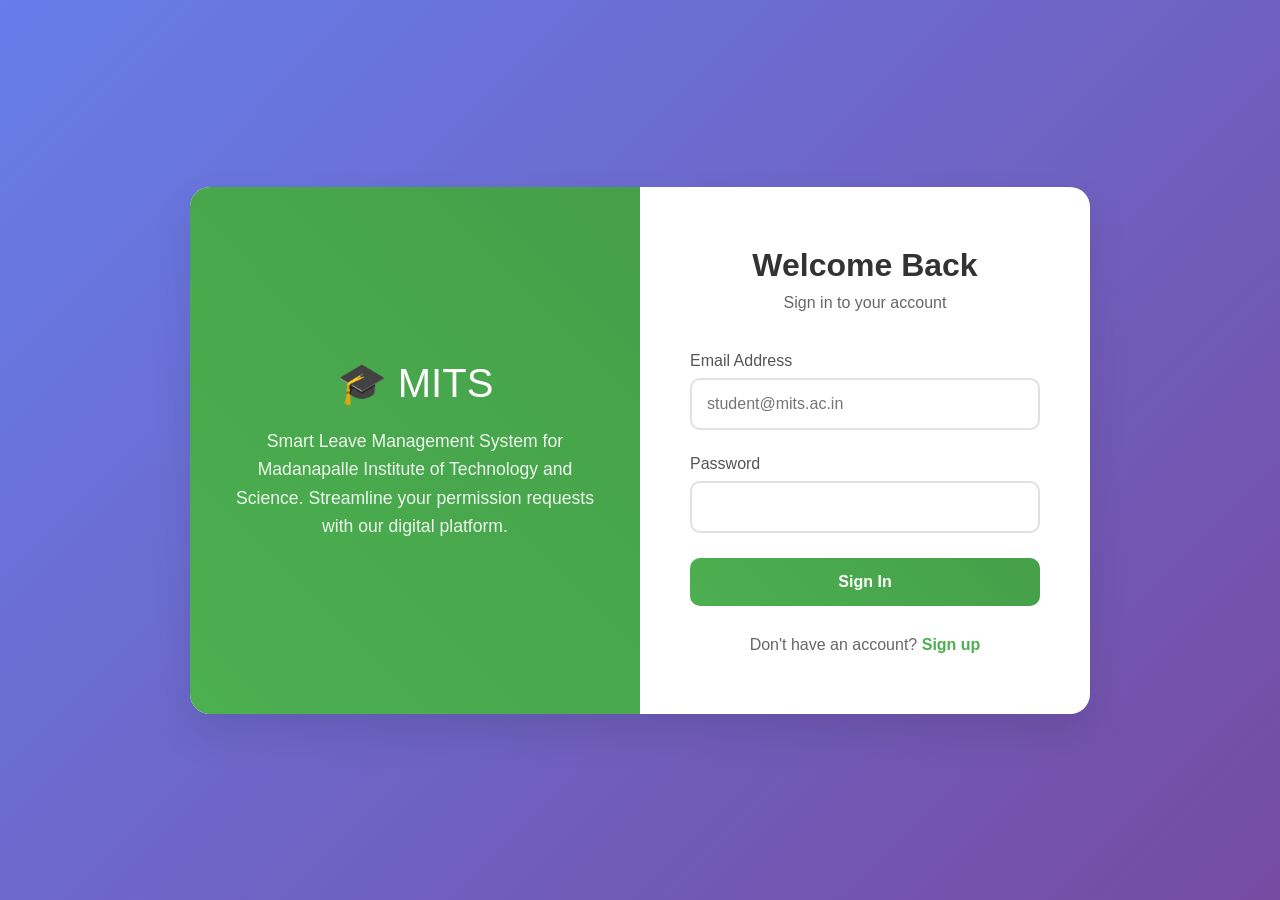
<file: SmartLeave Gateway/auth.html>
<!DOCTYPE html>
<html lang="en">
<head>
    <meta charset="UTF-8">
    <meta name="viewport" content="width=device-width, initial-scale=1.0">
    <title>MITS Smart Leave System</title>
    <style>
        * {
            margin: 0;
            padding: 0;
            box-sizing: border-box;
        }

        body {
            font-family: 'Segoe UI', Tahoma, Geneva, Verdana, sans-serif;
            background: linear-gradient(135deg, #667eea 0%, #764ba2 100%);
            min-height: 100vh;
            display: flex;
            align-items: center;
            justify-content: center;
        }

        .container {
            background: white;
            border-radius: 20px;
            box-shadow: 0 20px 40px rgba(0,0,0,0.1);
            overflow: hidden;
            width: 900px;
            max-width: 90%;
            min-height: 500px;
            display: flex;
        }

        .left-panel {
            background: linear-gradient(45deg, #4CAF50, #45a049);
            flex: 1;
            padding: 60px 40px;
            color: white;
            display: flex;
            flex-direction: column;
            justify-content: center;
            text-align: center;
        }

        .left-panel h1 {
            font-size: 2.5rem;
            margin-bottom: 20px;
            font-weight: 300;
        }

        .left-panel p {
            font-size: 1.1rem;
            opacity: 0.9;
            line-height: 1.6;
        }

        .right-panel {
            flex: 1;
            padding: 60px 40px;
            display: flex;
            flex-direction: column;
            justify-content: center;
        }

        .form-container {
            max-width: 350px;
            margin: 0 auto;
            width: 100%;
        }

        .form-title {
            font-size: 2rem;
            color: #333;
            margin-bottom: 10px;
            text-align: center;
        }

        .form-subtitle {
            color: #666;
            text-align: center;
            margin-bottom: 40px;
        }

        .form-group {
            margin-bottom: 25px;
        }

        .form-group label {
            display: block;
            margin-bottom: 8px;
            color: #555;
            font-weight: 500;
        }

        .form-group input {
            width: 100%;
            padding: 15px;
            border: 2px solid #e1e1e1;
            border-radius: 10px;
            font-size: 16px;
            transition: border-color 0.3s;
        }

        .form-group input:focus {
            outline: none;
            border-color: #4CAF50;
        }

        .btn {
            width: 100%;
            padding: 15px;
            background: linear-gradient(45deg, #4CAF50, #45a049);
            color: white;
            border: none;
            border-radius: 10px;
            font-size: 16px;
            font-weight: 600;
            cursor: pointer;
            transition: transform 0.2s;
        }

        .btn:hover {
            transform: translateY(-2px);
        }

        .toggle-form {
            text-align: center;
            margin-top: 30px;
            color: #666;
        }

        .toggle-form a {
            color: #4CAF50;
            text-decoration: none;
            font-weight: 600;
        }

        .toggle-form a:hover {
            text-decoration: underline;
        }

        .message {
            padding: 15px;
            border-radius: 10px;
            margin-bottom: 20px;
            text-align: center;
            font-weight: 500;
        }

        .message.success {
            background: #d4edda;
            color: #155724;
            border: 1px solid #c3e6cb;
        }

        .message.error {
            background: #f8d7da;
            color: #721c24;
            border: 1px solid #f5c6cb;
        }

        .hidden {
            display: none;
        }

        @media (max-width: 768px) {
            .container {
                flex-direction: column;
                width: 95%;
            }
            
            .left-panel {
                padding: 40px 20px;
            }
            
            .right-panel {
                padding: 40px 20px;
            }
            
            .left-panel h1 {
                font-size: 2rem;
            }
        }
    </style>
</head>
<body>
    <div class="container">
        <div class="left-panel">
            <h1>🎓 MITS</h1>
            <p>Smart Leave Management System for Madanapalle Institute of Technology and Science. Streamline your permission requests with our digital platform.</p>
        </div>
        
        <div class="right-panel">
            <div class="form-container">
                <!-- Login Form -->
                <div id="loginForm" class="form-section">
                    <h2 class="form-title">Welcome Back</h2>
                    <p class="form-subtitle">Sign in to your account</p>
                    
                    <div id="loginMessage" class="message hidden"></div>
                    
                    <form id="login">
                        <div class="form-group">
                            <label>Email Address</label>
                            <input type="email" id="loginEmail" placeholder="student@mits.ac.in" required>
                        </div>
                        <div class="form-group">
                            <label>Password</label>
                            <input type="password" id="loginPassword" required>
                        </div>
                        <button type="submit" class="btn">Sign In</button>
                    </form>
                    
                    <div class="toggle-form">
                        Don't have an account? <a href="#" onclick="showSignup()">Sign up</a>
                    </div>
                </div>

                <!-- Signup Form -->
                <div id="signupForm" class="form-section hidden">
                    <h2 class="form-title">Create Account</h2>
                    <p class="form-subtitle">Join MITS Smart Leave System</p>
                    
                    <div id="signupMessage" class="message hidden"></div>
                    
                    <form id="signup">
                        <div class="form-group">
                            <label>Full Name</label>
                            <input type="text" id="signupName" placeholder="John Doe" required>
                        </div>
                        <div class="form-group">
                            <label>Email Address</label>
                            <input type="email" id="signupEmail" placeholder="student@mits.ac.in" required>
                        </div>
                        <div class="form-group">
                            <label>Password</label>
                            <input type="password" id="signupPassword" required>
                        </div>
                        <button type="submit" class="btn">Create Account</button>
                    </form>
                    
                    <div class="toggle-form">
                        Already have an account? <a href="#" onclick="showLogin()">Sign in</a>
                    </div>
                </div>
            </div>
        </div>
    </div>

    <script>
        function showLogin() {
            document.getElementById('loginForm').classList.remove('hidden');
            document.getElementById('signupForm').classList.add('hidden');
        }

        function showSignup() {
            document.getElementById('signupForm').classList.remove('hidden');
            document.getElementById('loginForm').classList.add('hidden');
        }

        function showMessage(elementId, message, type) {
            const messageEl = document.getElementById(elementId);
            messageEl.textContent = message;
            messageEl.className = `message ${type}`;
            messageEl.classList.remove('hidden');
        }

        // Login Form Handler
        document.getElementById('login').addEventListener('submit', async (e) => {
            e.preventDefault();
            
            const email = document.getElementById('loginEmail').value;
            const password = document.getElementById('loginPassword').value;
            
            try {
                const response = await fetch('https://gih9r2rsc3.execute-api.ap-south-1.amazonaws.com/dev/login', {
                    method: 'POST',
                    headers: { 'Content-Type': 'application/json' },
                    body: JSON.stringify({ college_mail: email, password: password })
                });
                
                const data = await response.json();
                
                if (data.success) {
                    showMessage('loginMessage', data.message, 'success');
                    setTimeout(() => {
                        window.location.href = 'dashboard.html';
                    }, 1500);
                } else {
                    showMessage('loginMessage', data.message, 'error');
                }
            } catch (error) {
                showMessage('loginMessage', 'Login failed. Please try again.', 'error');
            }
        });

        // Signup Form Handler
        document.getElementById('signup').addEventListener('submit', async (e) => {
            e.preventDefault();
            
            const name = document.getElementById('signupName').value;
            const email = document.getElementById('signupEmail').value;
            const password = document.getElementById('signupPassword').value;
            
            try {
                const response = await fetch('https://gih9r2rsc3.execute-api.ap-south-1.amazonaws.com/dev/signup', {
                    method: 'POST',
                    headers: { 'Content-Type': 'application/json' },
                    body: JSON.stringify({ full_name: name, college_mail: email, password: password })
                });
                
                const data = await response.json();
                
                if (response.status === 200) {
                    showMessage('signupMessage', data.message || 'Account created successfully!', 'success');
                    setTimeout(() => showLogin(), 2000);
                } else {
                    let errorMessage = 'Signup failed';
                    if (data.body && typeof data.body === 'string') {
                        const bodyData = JSON.parse(data.body);
                        errorMessage = bodyData.message;
                    }
                    showMessage('signupMessage', errorMessage, 'error');
                }
            } catch (error) {
                showMessage('signupMessage', 'Signup failed. Please try again.', 'error');
            }
        });
    </script>
</body>
</html>
</file>
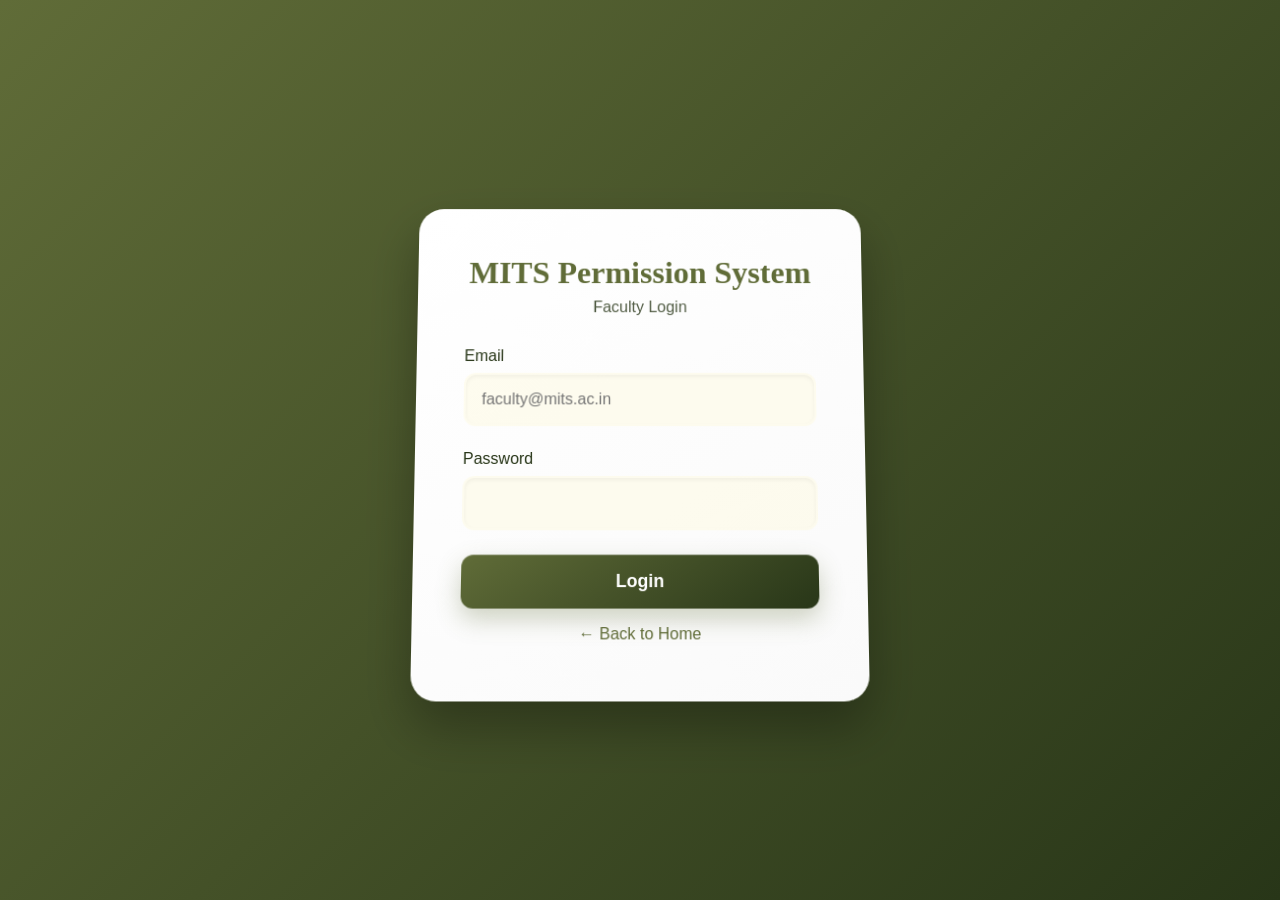
<file: SmartLeave Gateway/faculty-login.html>
<!DOCTYPE html>
<html lang="en">
<head>
    <meta charset="UTF-8">
    <meta name="viewport" content="width=device-width, initial-scale=1.0">
    <title>Faculty Login - MITS</title>
    <link rel="stylesheet" href="styles.css">
</head>
<body>
    <div class="auth-container">
        <div class="auth-card">
            <h2 class="auth-title">MITS Permission System</h2>
            <p class="auth-subtitle">Faculty Login</p>
            
            <form id="login-form" class="auth-form">
                <div class="form-group">
                    <label>Email</label>
                    <input type="email" id="email" placeholder="faculty@mits.ac.in" required>
                </div>
                <div class="form-group">
                    <label>Password</label>
                    <input type="password" id="password" required>
                </div>
                <button type="submit" class="auth-button">Login</button>
            </form>
            
            <div class="auth-links">
                <p class="auth-link"><a href="index.html">← Back to Home</a></p>
            </div>
        </div>
    </div>

    <script>
        document.getElementById('login-form').addEventListener('submit', (e) => {
            e.preventDefault();
            
            const email = document.getElementById('email').value;
            const password = document.getElementById('password').value;
            
            // Faculty hardcoded login
            if (email === 'faculty@mits.ac.in' && password === 'faculty123') {
                const facultyUser = {
                    name: 'Mr. K. Ashok',
                    email: email,
                    role: 'faculty',
                    subject: 'AI - Artificial Intelligence'
                };
                localStorage.setItem('currentUser', JSON.stringify(facultyUser));
                window.location.href = 'faculty-dashboard.html';
            } else {
                alert('Invalid credentials');
            }
        });
    </script>
</body>
</html>
</file>
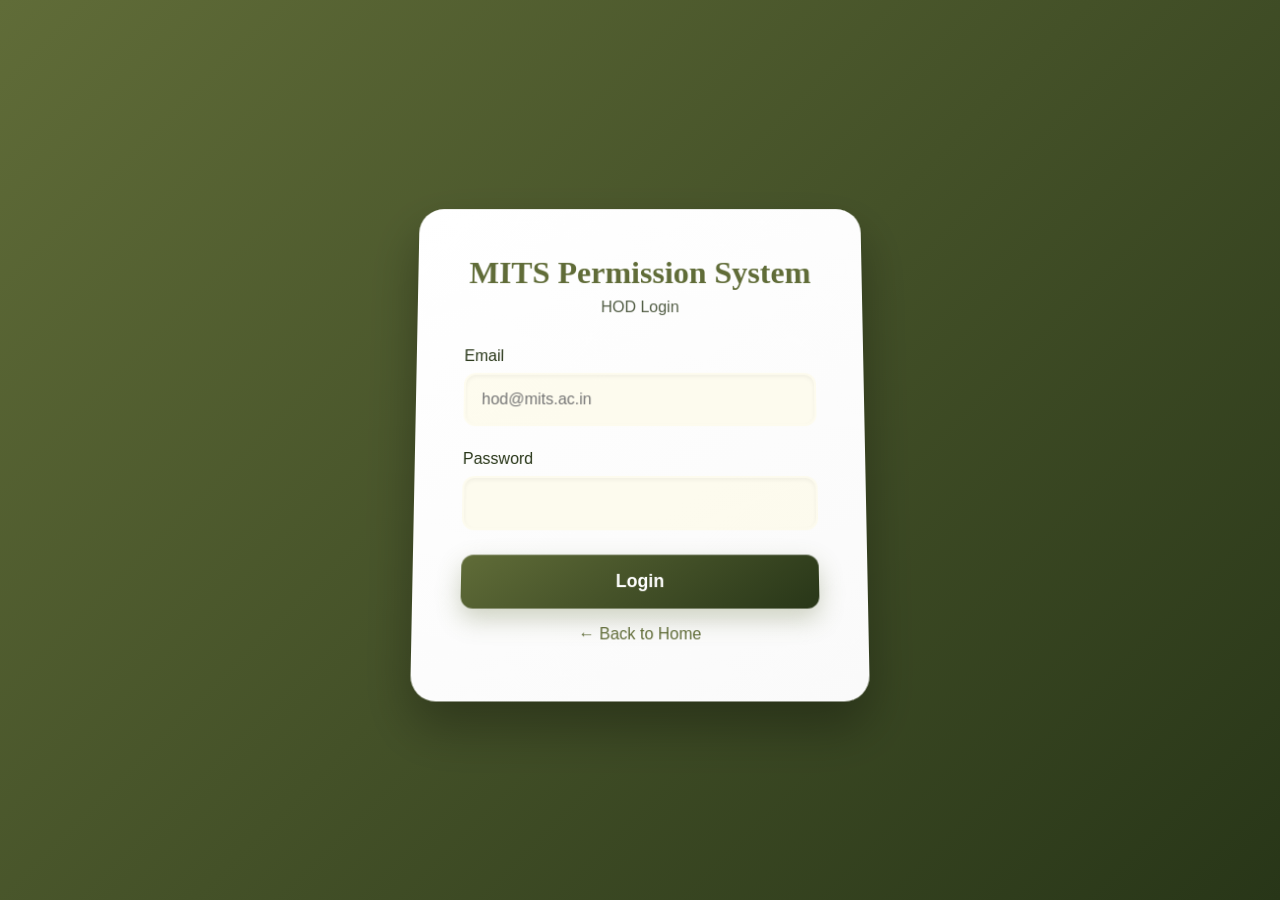
<file: SmartLeave Gateway/hod-login.html>
<!DOCTYPE html>
<html lang="en">
<head>
    <meta charset="UTF-8">
    <meta name="viewport" content="width=device-width, initial-scale=1.0">
    <title>HOD Login - MITS</title>
    <link rel="stylesheet" href="styles.css">
</head>
<body>
    <div class="auth-container">
        <div class="auth-card">
            <h2 class="auth-title">MITS Permission System</h2>
            <p class="auth-subtitle">HOD Login</p>
            
            <form id="login-form" class="auth-form">
                <div class="form-group">
                    <label>Email</label>
                    <input type="email" id="email" placeholder="hod@mits.ac.in" required>
                </div>
                <div class="form-group">
                    <label>Password</label>
                    <input type="password" id="password" required>
                </div>
                <button type="submit" class="auth-button">Login</button>
            </form>
            
            <div class="auth-links">
                <p class="auth-link"><a href="index.html">← Back to Home</a></p>
            </div>
        </div>
    </div>

    <script>
        document.getElementById('login-form').addEventListener('submit', (e) => {
            e.preventDefault();
            
            const email = document.getElementById('email').value;
            const password = document.getElementById('password').value;
            
            // HOD hardcoded login
            if (email === 'hod@mits.ac.in' && password === 'hod123') {
                const hodUser = {
                    name: 'K. Dinesh',
                    email: email,
                    role: 'hod',
                    department: 'Computer Science & Technology'
                };
                localStorage.setItem('currentUser', JSON.stringify(hodUser));
                window.location.href = 'hod-dashboard.html';
            } else {
                alert('Invalid credentials');
            }
        });
    </script>
</body>
</html>
</file>
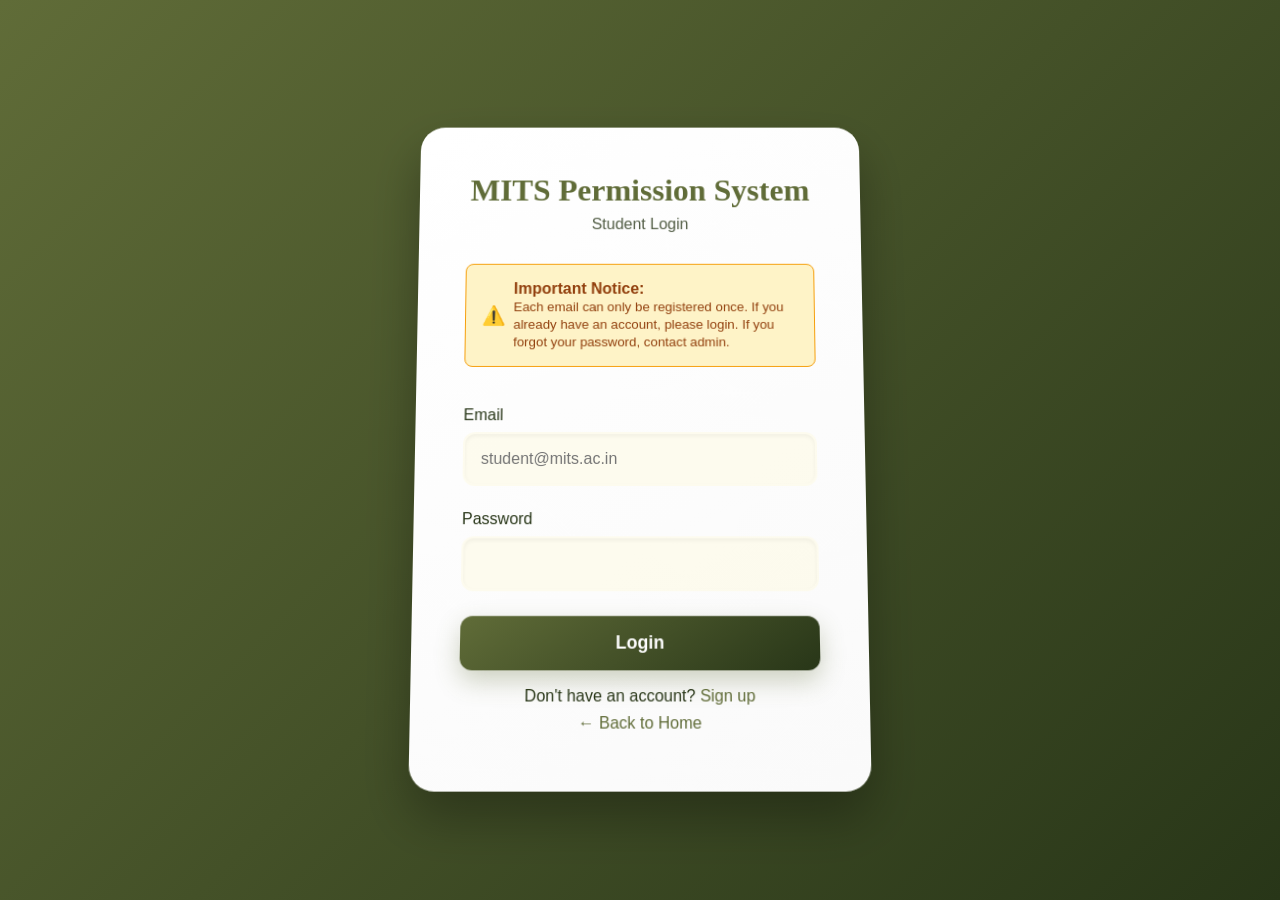
<file: SmartLeave Gateway/student-login.html>
<!DOCTYPE html>
<html lang="en">
<head>
    <meta charset="UTF-8">
    <meta name="viewport" content="width=device-width, initial-scale=1.0">
    <title>Student Login - MITS</title>
    <link rel="stylesheet" href="styles.css">
</head>
<body>
    <div class="auth-container">
        <div class="auth-card">
            <h2 class="auth-title">MITS Permission System</h2>
            <p class="auth-subtitle">Student Login</p>
            
            <form id="login-form" class="auth-form">
                <!-- Warning Message -->
                <div style="background: #fef3c7; border: 1px solid #f59e0b; border-radius: 8px; padding: 1rem; margin-bottom: 1rem; color: #92400e;">
                    <div style="display: flex; align-items: center; gap: 0.5rem;">
                        <span style="font-size: 1.2rem;">⚠️</span>
                        <div>
                            <strong>Important Notice:</strong><br>
                            <small>Each email can only be registered once. If you already have an account, please login. If you forgot your password, contact admin.</small>
                        </div>
                    </div>
                </div>
                
                <div class="form-group">
                    <label>Email</label>
                    <input type="email" id="email" placeholder="student@mits.ac.in" required>
                </div>
                <div class="form-group">
                    <label>Password</label>
                    <input type="password" id="password" required>
                </div>
                <button type="submit" class="auth-button">Login</button>
            </form>
            
            <div class="auth-links">
                <p class="auth-link">Don't have an account? <a href="student-signup.html">Sign up</a></p>
                <p class="auth-link"><a href="index.html">← Back to Home</a></p>
            </div>
        </div>
    </div>

    <script>
        document.getElementById('login-form').addEventListener('submit', async (e) => {
            e.preventDefault();
            
            const email = document.getElementById('email').value;
            const password = document.getElementById('password').value;
            
            try {
                const response = await fetch('https://gih9r2rsc3.execute-api.ap-south-1.amazonaws.com/dev/login', {
                    method: 'POST',
                    headers: {
                        'Content-Type': 'application/json',
                        'Access-Control-Allow-Origin': '*'
                    },
                    body: JSON.stringify({
                        college_mail: email,
                        password: password
                    })
                });
                
                const data = await response.json();
                
                if (data.success) {
                    alert(data.message);
                    window.location.href = 'index.html';
                } else {
                    alert(data.message || 'Login failed');
                }
            } catch (error) {
                alert('Login failed: ' + error.message);
            }
        });
    </script>
</body>
</html>
</file>
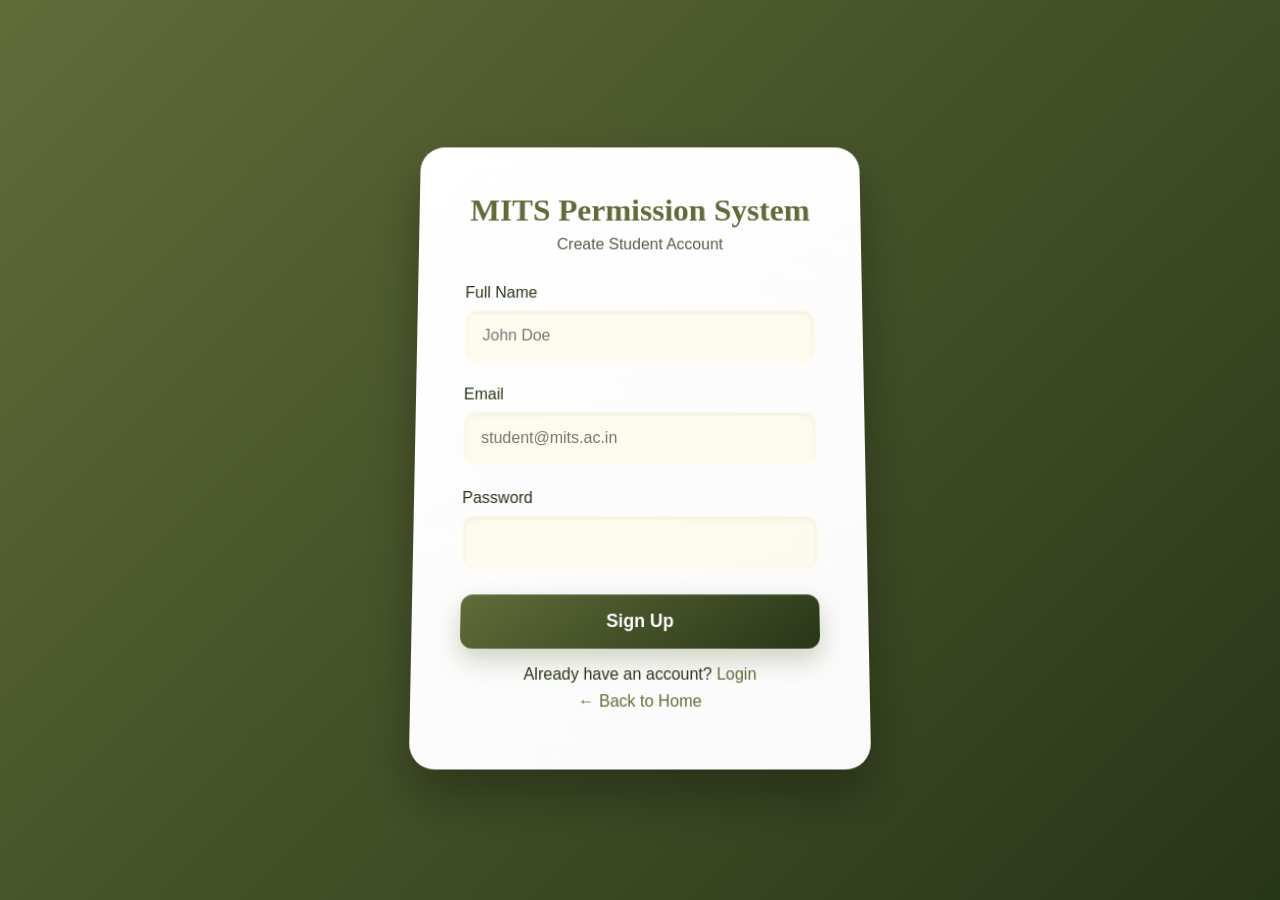
<file: SmartLeave Gateway/student-signup.html>
<!DOCTYPE html>
<html lang="en">
<head>
    <meta charset="UTF-8">
    <meta name="viewport" content="width=device-width, initial-scale=1.0">
    <title>Student Signup - MITS</title>
    <link rel="stylesheet" href="styles.css">
</head>
<body>
    <div class="auth-container">
        <div class="auth-card">
            <h2 class="auth-title">MITS Permission System</h2>
            <p class="auth-subtitle">Create Student Account</p>
            
            <form id="signup-form" class="auth-form">
                <div class="form-group">
                    <label>Full Name</label>
                    <input type="text" id="fullName" placeholder="John Doe" required>
                </div>
                <div class="form-group">
                    <label>Email</label>
                    <input type="email" id="email" placeholder="student@mits.ac.in" required>
                </div>
                <div class="form-group">
                    <label>Password</label>
                    <input type="password" id="password" required>
                </div>
                <button type="submit" class="auth-button">Sign Up</button>
            </form>
            
            <div class="auth-links">
                <p class="auth-link">Already have an account? <a href="student-login.html">Login</a></p>
                <p class="auth-link"><a href="index.html">← Back to Home</a></p>
            </div>
        </div>
    </div>

    <script>
        document.getElementById('signup-form').addEventListener('submit', async (e) => {
            e.preventDefault();
            
            const fullName = document.getElementById('fullName').value;
            const email = document.getElementById('email').value.toLowerCase();
            const password = document.getElementById('password');
            
            // Client-side duplicate check as backup
            const existingEmails = JSON.parse(localStorage.getItem('registeredEmails') || '[]');
            if (existingEmails.includes(email)) {
                alert('Email already registered');
                return;
            }
            
            try {
                console.log('Attempting signup with:', { fullName, email });
                
                const response = await fetch('https://gih9r2rsc3.execute-api.ap-south-1.amazonaws.com/dev/signup', {
                    method: 'POST',
                    headers: {
                        'Content-Type': 'application/json'
                    },
                    body: JSON.stringify({
                        full_name: fullName,
                        college_mail: email,
                        password: password
                    })
                });
                
                const data = await response.json();
                console.log('Response status:', response.status, 'OK:', response.ok);
                console.log('Response data:', data);
                
                if (response.status === 200 && response.ok) {
                    // Store email to prevent future duplicates
                    existingEmails.push(email);
                    localStorage.setItem('registeredEmails', JSON.stringify(existingEmails));
                    localStorage.setItem('signupName', fullName);
                    
                    alert('Account created successfully!');
                    window.location.href = 'student-login.html';
                } else {
                    // Handle all error cases
                    let errorMessage = data.message || data.error || 'Signup failed';
                    console.log('Signup failed:', errorMessage);
                    alert(errorMessage);
                }
            } catch (error) {
                console.error('Network error:', error);
                alert('Signup failed: ' + error.message);
            }
        });
    </script>
</body>
</html>
</file>
<file: SmartLeave Gateway/styles.css>
/* MITS Color Palette */
:root {
    --primary-green: #606c38;
    --dark-green: #283618;
    --cream: #FEFAE0;
    --gold: #DDA15E;
    --white: #ffffff;
    --text-dark: #000000;
    --text-light: #ffffff;
    --shadow: rgba(0, 0, 0, 0.1);
    --shadow-lg: rgba(0, 0, 0, 0.25);
    --gradient-bg: linear-gradient(135deg, var(--cream) 0%, #f8f6e8 100%);
    --gradient-primary: linear-gradient(145deg, var(--primary-green), var(--dark-green));
    --gradient-gold: linear-gradient(145deg, var(--gold), #c8941f);
    --gradient-card: linear-gradient(145deg, var(--white) 0%, #fafafa 100%);
}

* {
    margin: 0;
    padding: 0;
    box-sizing: border-box;
}

body {
    font-family: 'Inter', sans-serif;
    background: var(--gradient-bg);
    color: var(--text-dark);
    min-height: 100vh;
    overflow-x: hidden;
}

.container {
    position: relative;
    width: 100%;
    min-height: 100vh;
}

/* Page Transitions */
.page {
    position: absolute;
    top: 0;
    left: 0;
    width: 100%;
    min-height: 100vh;
    opacity: 0;
    transform: translateX(100%);
    transition: all 0.8s cubic-bezier(0.4, 0, 0.2, 1);
    z-index: 1;
}

.page.active {
    opacity: 1;
    transform: translateX(0);
    z-index: 2;
}

.slide-container {
    transform: translateX(0);
    transition: transform 0.8s cubic-bezier(0.4, 0, 0.2, 1);
}

.slide-container.slide-out {
    transform: translateX(-100%);
}

.slide-container.slide-in {
    transform: translateX(0);
}

/* Landing Page */
#landing-page {
    padding: 2rem;
    display: flex;
    flex-direction: column;
    align-items: center;
    justify-content: center;
    text-align: center;
    background: linear-gradient(135deg, var(--primary-green) 0%, var(--dark-green) 100%);
    color: var(--text-light);
}

.hero-section {
    max-width: 800px;
    margin-bottom: 2rem;
}

.logo-container {
    margin-bottom: 2rem;
}

.logo-circle {
    width: 120px;
    height: 120px;
    background: var(--gradient-card);
    border-radius: 50%;
    display: flex;
    align-items: center;
    justify-content: center;
    margin: 0 auto;
    box-shadow: 
        0 20px 40px var(--shadow-lg),
        inset 0 2px 0 rgba(255, 255, 255, 0.3);
    transform: perspective(1000px) rotateX(10deg);
    transition: transform 0.3s ease;
    font-size: 4rem;
    color: var(--primary-green);
}

.logo-circle:hover {
    transform: perspective(1000px) rotateX(0deg) translateY(-10px);
    box-shadow: 
        0 30px 60px var(--shadow-lg),
        inset 0 2px 0 rgba(255, 255, 255, 0.4);
}

.main-title {
    font-family: 'Playfair Display', serif;
    font-size: 3.5rem;
    font-weight: 700;
    margin-bottom: 1rem;
    text-shadow: 0 4px 8px rgba(0, 0, 0, 0.3);
    color: var(--cream);
}

.subtitle {
    font-size: 1.2rem;
    margin-bottom: 3rem;
    line-height: 1.6;
    opacity: 0.9;
    color: var(--cream);
}

/* Login Options */
.login-options {
    display: flex;
    gap: 2rem;
    margin-bottom: 2rem;
    flex-wrap: wrap;
    justify-content: center;
}

.role-button {
    background: var(--gradient-card);
    color: var(--text-dark);
    border: 2px solid transparent;
    padding: 1.5rem 2rem;
    font-size: 1.1rem;
    font-weight: 600;
    border-radius: 20px;
    cursor: pointer;
    transition: all 0.3s ease;
    box-shadow: 
        0 15px 35px rgba(0, 0, 0, 0.2),
        inset 0 1px 0 rgba(255, 255, 255, 0.3);
    transform: perspective(1000px) rotateX(5deg);
    min-width: 180px;
}

.role-button:hover {
    transform: perspective(1000px) rotateX(0deg) translateY(-5px);
    box-shadow: 
        0 20px 45px rgba(0, 0, 0, 0.3),
        inset 0 1px 0 rgba(255, 255, 255, 0.4);
}

.student-btn:hover {
    background: var(--gradient-primary);
    color: var(--text-light);
    border-color: var(--primary-green);
}

.hod-btn:hover {
    background: var(--gradient-gold);
    color: var(--text-light);
    border-color: var(--gold);
}

.faculty-btn:hover {
    background: linear-gradient(145deg, var(--dark-green), #1a2410);
    color: var(--text-light);
    border-color: var(--dark-green);
}

.auth-options {
    margin-top: 2rem;
}

.auth-buttons {
    display: flex;
    gap: 1.5rem;
    justify-content: center;
    flex-wrap: wrap;
}

.auth-option-btn {
    background: var(--gradient-card);
    color: var(--text-dark);
    border: 2px solid transparent;
    padding: 1rem 2rem;
    font-size: 1rem;
    font-weight: 600;
    border-radius: 15px;
    cursor: pointer;
    transition: all 0.3s ease;
    box-shadow: 
        0 10px 25px rgba(0, 0, 0, 0.2),
        inset 0 1px 0 rgba(255, 255, 255, 0.3);
    transform: perspective(1000px) rotateX(3deg);
    min-width: 160px;
}

.auth-option-btn:hover {
    transform: perspective(1000px) rotateX(0deg) translateY(-3px);
    box-shadow: 
        0 15px 35px rgba(0, 0, 0, 0.3),
        inset 0 1px 0 rgba(255, 255, 255, 0.4);
}

.signup-btn:hover {
    background: var(--gradient-primary);
    color: var(--text-light);
    border-color: var(--primary-green);
}

.login-btn:hover {
    background: var(--gradient-gold);
    color: var(--text-light);
    border-color: var(--gold);
}

/* Auth Pages */
.auth-container {
    display: flex;
    align-items: center;
    justify-content: center;
    min-height: 100vh;
    padding: 2rem;
    background: linear-gradient(135deg, var(--primary-green) 0%, var(--dark-green) 100%);
}

.auth-card {
    background: var(--gradient-card);
    padding: 3rem;
    border-radius: 25px;
    box-shadow: 
        0 25px 50px rgba(0, 0, 0, 0.3),
        inset 0 1px 0 rgba(255, 255, 255, 0.3);
    max-width: 450px;
    width: 100%;
    transform: perspective(1000px) rotateX(5deg);
    transition: all 0.3s ease;
}

.auth-card:hover {
    transform: perspective(1000px) rotateX(0deg);
    box-shadow: 
        0 35px 70px rgba(0, 0, 0, 0.4),
        inset 0 1px 0 rgba(255, 255, 255, 0.4);
}

.auth-title {
    font-family: 'Playfair Display', serif;
    font-size: 2rem;
    color: var(--primary-green);
    text-align: center;
    margin-bottom: 0.5rem;
}

.auth-subtitle {
    color: var(--dark-green);
    text-align: center;
    margin-bottom: 2rem;
    opacity: 0.8;
}

.auth-form {
    display: flex;
    flex-direction: column;
    gap: 1.5rem;
}

.form-group {
    display: flex;
    flex-direction: column;
}

.form-group label {
    color: var(--dark-green);
    font-weight: 500;
    margin-bottom: 0.5rem;
}

.form-group input,
.form-group select,
.form-group textarea {
    padding: 1rem;
    border: 2px solid transparent;
    border-radius: 12px;
    background: rgba(254, 250, 224, 0.5);
    color: var(--text-dark);
    font-size: 1rem;
    transition: all 0.3s ease;
    box-shadow: inset 0 2px 4px rgba(0, 0, 0, 0.05);
}

.form-group input:focus,
.form-group select:focus,
.form-group textarea:focus {
    outline: none;
    border-color: var(--primary-green);
    background: var(--white);
    box-shadow: 
        inset 0 2px 4px rgba(0, 0, 0, 0.05),
        0 0 0 3px rgba(96, 108, 56, 0.1);
}

.form-row {
    display: grid;
    grid-template-columns: 1fr 1fr;
    gap: 1rem;
}

.auth-button,
.submit-button {
    background: var(--gradient-primary);
    color: var(--text-light);
    border: none;
    padding: 1rem;
    font-size: 1.1rem;
    font-weight: 600;
    border-radius: 12px;
    cursor: pointer;
    transition: all 0.3s ease;
    box-shadow: 
        0 10px 25px rgba(96, 108, 56, 0.3),
        inset 0 1px 0 rgba(255, 255, 255, 0.2);
    transform: perspective(1000px) rotateX(2deg);
}

.auth-button:hover,
.submit-button:hover {
    transform: perspective(1000px) rotateX(0deg) translateY(-3px);
    box-shadow: 
        0 15px 35px rgba(96, 108, 56, 0.4),
        inset 0 1px 0 rgba(255, 255, 255, 0.3);
}

.auth-links {
    margin-top: 1rem;
}

.auth-link {
    text-align: center;
    margin: 0.5rem 0;
    color: var(--dark-green);
}

.auth-link a {
    color: var(--primary-green);
    text-decoration: none;
    font-weight: 500;
    transition: all 0.3s ease;
}

.auth-link a:hover {
    text-decoration: underline;
    color: var(--gold);
}

/* Dashboard */
.dashboard-header {
    background: var(--gradient-card);
    padding: 2rem;
    box-shadow: 0 4px 20px var(--shadow-lg);
    display: flex;
    justify-content: space-between;
    align-items: center;
    border-bottom: 3px solid var(--primary-green);
}

.dashboard-header h1 {
    font-family: 'Playfair Display', serif;
    color: var(--primary-green);
    font-size: 2.5rem;
}

.user-info {
    display: flex;
    align-items: center;
    gap: 1rem;
    color: var(--dark-green);
}

.logout-btn {
    background: var(--gradient-gold);
    color: var(--text-light);
    border: none;
    padding: 0.75rem 1.5rem;
    border-radius: 10px;
    cursor: pointer;
    font-weight: 500;
    transition: all 0.3s ease;
    box-shadow: 0 5px 15px rgba(221, 161, 94, 0.3);
}

.logout-btn:hover {
    background: linear-gradient(145deg, #c8941f, #b8841c);
    transform: translateY(-2px);
    box-shadow: 0 8px 25px rgba(221, 161, 94, 0.4);
}

.dashboard-content {
    padding: 2rem;
    max-width: 1400px;
    margin: 0 auto;
}

/* Dashboard Grid */
.dashboard-grid {
    display: grid;
    grid-template-columns: repeat(auto-fit, minmax(350px, 1fr));
    gap: 2rem;
}

.dashboard-card {
    background: var(--gradient-card);
    border-radius: 20px;
    padding: 2rem;
    box-shadow: 
        0 15px 35px var(--shadow),
        inset 0 1px 0 rgba(255, 255, 255, 0.3);
    transition: all 0.3s ease;
    transform: perspective(1000px) rotateX(3deg);
    border-left: 5px solid var(--primary-green);
}

.dashboard-card:hover {
    transform: perspective(1000px) rotateX(0deg) translateY(-10px);
    box-shadow: 
        0 25px 50px var(--shadow-lg),
        inset 0 1px 0 rgba(255, 255, 255, 0.4);
}

.dashboard-card h3 {
    color: var(--primary-green);
    font-size: 1.3rem;
    margin-bottom: 1rem;
    font-weight: 600;
}

.dashboard-card p {
    color: var(--dark-green);
    opacity: 0.8;
    margin-bottom: 1.5rem;
}

/* Card Variants */
.qr-card {
    border-left-color: var(--gold);
}

.qr-card h3 {
    color: var(--gold);
}

.history-card {
    border-left-color: var(--primary-green);
}

.attendance-card {
    border-left-color: var(--dark-green);
}

.attendance-card h3 {
    color: var(--dark-green);
}

.notifications-card {
    border-left-color: var(--gold);
}

.notifications-card h3 {
    color: var(--gold);
}

/* Buttons */
.scan-button {
    background: var(--gradient-gold);
    color: var(--text-light);
    border: none;
    padding: 1rem 2rem;
    font-size: 1.1rem;
    font-weight: 600;
    border-radius: 50px;
    cursor: pointer;
    transition: all 0.3s ease;
    box-shadow: 
        0 8px 25px rgba(221, 161, 94, 0.3),
        inset 0 1px 0 rgba(255, 255, 255, 0.2);
    transform: perspective(1000px) rotateX(2deg);
}

.scan-button:hover {
    transform: perspective(1000px) rotateX(0deg) translateY(-3px);
    box-shadow: 
        0 12px 35px rgba(221, 161, 94, 0.4),
        inset 0 1px 0 rgba(255, 255, 255, 0.3);
}

/* Attendance Stats */
.attendance-stats {
    display: grid;
    grid-template-columns: repeat(3, 1fr);
    gap: 1rem;
}

.stat {
    text-align: center;
    padding: 1rem;
    background: rgba(254, 250, 224, 0.5);
    border-radius: 10px;
    border: 2px solid rgba(96, 108, 56, 0.1);
    transition: all 0.3s ease;
}

.stat:hover {
    background: var(--cream);
    border-color: var(--primary-green);
    transform: translateY(-2px);
}

.stat-value {
    display: block;
    font-size: 2rem;
    font-weight: 700;
    color: var(--primary-green);
}

.stat-label {
    font-size: 0.9rem;
    color: var(--dark-green);
    opacity: 0.8;
}

/* Attendance Status */
.attendance-status {
    margin-bottom: 1rem;
    padding: 1rem;
    background: rgba(254, 250, 224, 0.5);
    border-radius: 10px;
    border-left: 4px solid var(--gold);
}

/* Faculty Controls */
.faculty-controls {
    display: flex;
    gap: 2rem;
    margin-bottom: 2rem;
    flex-wrap: wrap;
    background: var(--gradient-card);
    padding: 1.5rem;
    border-radius: 15px;
    box-shadow: 0 10px 25px var(--shadow);
}

.faculty-selector,
.time-selector {
    display: flex;
    flex-direction: column;
    gap: 0.5rem;
}

.faculty-selector label,
.time-selector label {
    font-weight: 600;
    color: var(--dark-green);
}

.faculty-selector select,
.time-selector select {
    padding: 0.75rem;
    border: 2px solid rgba(96, 108, 56, 0.2);
    border-radius: 10px;
    background: var(--cream);
    color: var(--text-dark);
    font-size: 1rem;
    transition: all 0.3s ease;
}

.faculty-selector select:focus,
.time-selector select:focus {
    outline: none;
    border-color: var(--primary-green);
    box-shadow: 0 0 0 3px rgba(96, 108, 56, 0.1);
}

/* Timetable */
.timetable-section {
    margin-bottom: 2rem;
    background: var(--gradient-card);
    padding: 2rem;
    border-radius: 20px;
    box-shadow: 
        0 15px 35px var(--shadow),
        inset 0 1px 0 rgba(255, 255, 255, 0.3);
}

.timetable-section h3 {
    color: var(--primary-green);
    margin-bottom: 1.5rem;
    font-size: 1.5rem;
    font-family: 'Playfair Display', serif;
}

.timetable-grid {
    display: grid;
    grid-template-columns: repeat(auto-fit, minmax(200px, 1fr));
    gap: 1rem;
}

.day-schedule {
    background: rgba(254, 250, 224, 0.5);
    padding: 1rem;
    border-radius: 15px;
    border-top: 4px solid var(--primary-green);
    transition: all 0.3s ease;
}

.day-schedule:hover {
    background: var(--cream);
    transform: translateY(-5px);
    box-shadow: 0 10px 25px var(--shadow);
}

.day-schedule h4 {
    color: var(--primary-green);
    margin-bottom: 1rem;
    text-align: center;
    font-size: 1.1rem;
    font-weight: 600;
}

.periods {
    display: flex;
    flex-direction: column;
    gap: 0.5rem;
}

.period {
    background: var(--white);
    padding: 0.5rem;
    border-radius: 8px;
    text-align: center;
    font-size: 0.9rem;
    color: var(--text-dark);
    border-left: 3px solid var(--gold);
    transition: all 0.3s ease;
}

.period:hover {
    background: var(--cream);
    transform: translateX(5px);
}

/* Attendance Section */
.attendance-section {
    background: var(--gradient-card);
    border-radius: 20px;
    padding: 2rem;
    box-shadow: 
        0 15px 35px var(--shadow),
        inset 0 1px 0 rgba(255, 255, 255, 0.3);
}

.attendance-header {
    display: flex;
    justify-content: space-between;
    align-items: center;
    margin-bottom: 2rem;
    flex-wrap: wrap;
    gap: 1rem;
}

.attendance-header h2 {
    color: var(--primary-green);
    font-family: 'Playfair Display', serif;
}

.attendance-info {
    display: flex;
    gap: 2rem;
    align-items: center;
    flex-wrap: wrap;
}

.attendance-info span {
    color: var(--dark-green);
    font-weight: 500;
}

#subjectInfo {
    color: var(--primary-green);
    font-weight: 600;
}

.attendance-controls {
    display: flex;
    gap: 1rem;
    margin-bottom: 2rem;
    flex-wrap: wrap;
    align-items: center;
}

.control-btn {
    padding: 0.75rem 1.5rem;
    border: none;
    border-radius: 10px;
    font-weight: 600;
    cursor: pointer;
    transition: all 0.3s ease;
    text-transform: uppercase;
    font-size: 0.9rem;
    box-shadow: 0 5px 15px rgba(0, 0, 0, 0.1);
}

.mark-all-present {
    background: var(--gradient-primary);
    color: var(--text-light);
}

.mark-all-absent {
    background: linear-gradient(145deg, #dc2626, #b91c1c);
    color: var(--text-light);
}

.mark-all-permission {
    background: var(--gradient-gold);
    color: var(--text-light);
}

.control-btn:hover {
    transform: translateY(-2px);
    box-shadow: 0 8px 25px rgba(0, 0, 0, 0.2);
}

#searchStudent {
    padding: 0.75rem;
    border-radius: 10px;
    border: 2px solid rgba(96, 108, 56, 0.2);
    background: var(--cream);
    color: var(--text-dark);
    min-width: 200px;
    transition: all 0.3s ease;
}

#searchStudent:focus {
    outline: none;
    border-color: var(--primary-green);
    box-shadow: 0 0 0 3px rgba(96, 108, 56, 0.1);
}

/* Attendance Table */
.attendance-table {
    margin-bottom: 2rem;
    border-radius: 15px;
    overflow: hidden;
    box-shadow: 0 10px 25px var(--shadow);
}

.attendance-table table {
    width: 100%;
    border-collapse: collapse;
    background: var(--white);
}

.attendance-table th {
    background: var(--gradient-primary);
    color: var(--text-light);
    padding: 1rem;
    text-align: left;
    font-weight: 600;
}

.attendance-table td {
    padding: 1rem;
    border-bottom: 1px solid rgba(96, 108, 56, 0.1);
    color: var(--text-dark);
}

.attendance-table tr:hover {
    background: rgba(254, 250, 224, 0.5);
}

.attendance-table input[type="radio"] {
    width: 20px;
    height: 20px;
    cursor: pointer;
    accent-color: var(--primary-green);
}

/* Attendance Summary */
.attendance-summary {
    display: flex;
    justify-content: space-between;
    align-items: center;
    flex-wrap: wrap;
    gap: 2rem;
}

.summary-stats {
    display: flex;
    gap: 2rem;
    flex-wrap: wrap;
}

.summary-item {
    padding: 1rem 2rem;
    border-radius: 10px;
    font-weight: 600;
    color: var(--text-light);
    box-shadow: 0 5px 15px rgba(0, 0, 0, 0.2);
}

.present-summary {
    background: var(--gradient-primary);
}

.absent-summary {
    background: linear-gradient(145deg, #dc2626, #b91c1c);
}

.permission-summary {
    background: var(--gradient-gold);
}

.attendance-actions {
    display: flex;
    gap: 1rem;
}

.back-btn,
.submit-btn {
    padding: 1rem 2rem;
    border: none;
    border-radius: 10px;
    font-weight: 600;
    cursor: pointer;
    transition: all 0.3s ease;
    text-transform: uppercase;
    box-shadow: 0 5px 15px rgba(0, 0, 0, 0.1);
}

.back-btn {
    background: rgba(96, 108, 56, 0.1);
    color: var(--dark-green);
    border: 2px solid var(--primary-green);
}

.submit-btn {
    background: var(--gradient-primary);
    color: var(--text-light);
}

.back-btn:hover,
.submit-btn:hover {
    transform: translateY(-2px);
    box-shadow: 0 8px 25px rgba(0, 0, 0, 0.2);
}

/* Modal */
.modal {
    display: none;
    position: fixed;
    z-index: 1000;
    left: 0;
    top: 0;
    width: 100%;
    height: 100%;
    background-color: rgba(40, 54, 24, 0.8);
    backdrop-filter: blur(10px);
}

.modal-content {
    background: var(--gradient-card);
    margin: 5% auto;
    padding: 2rem;
    border-radius: 20px;
    width: 90%;
    max-width: 600px;
    max-height: 80vh;
    overflow-y: auto;
    box-shadow: 
        0 25px 50px rgba(0, 0, 0, 0.3),
        inset 0 1px 0 rgba(255, 255, 255, 0.3);
    transform: perspective(1000px) rotateX(5deg);
    animation: modalSlideIn 0.3s ease;
}

@keyframes modalSlideIn {
    from {
        opacity: 0;
        transform: perspective(1000px) rotateX(15deg) translateY(-50px);
    }
    to {
        opacity: 1;
        transform: perspective(1000px) rotateX(5deg) translateY(0);
    }
}

.close {
    color: var(--dark-green);
    float: right;
    font-size: 2rem;
    font-weight: bold;
    cursor: pointer;
    transition: color 0.3s ease;
}

.close:hover {
    color: var(--primary-green);
}

.modal h2 {
    font-family: 'Playfair Display', serif;
    color: var(--primary-green);
    margin-bottom: 1.5rem;
    font-size: 1.8rem;
}

/* QR Code Display */
.qr-modal {
    max-width: 500px;
    text-align: center;
}

.qr-display-container {
    display: flex;
    flex-direction: column;
    align-items: center;
    gap: 1rem;
}

.qr-code-display {
    width: 320px;
    height: 320px;
    margin: 0 auto;
    border-radius: 15px;
    overflow: hidden;
    background: var(--white);
    display: flex;
    align-items: center;
    justify-content: center;
    border: 3px solid var(--primary-green);
    box-shadow: 0 10px 25px var(--shadow);
    padding: 10px;
}

.qr-code-display img {
    max-width: 100%;
    max-height: 100%;
    width: auto;
    height: auto;
    display: block;
    border-radius: 8px;
}

#qrCanvas {
    display: block;
    max-width: 100%;
    max-height: 100%;
    border-radius: 10px;
}

.qr-instruction {
    color: var(--dark-green);
    margin-bottom: 1rem;
    opacity: 0.8;
}

.manual-button {
    background: var(--gradient-primary);
    color: var(--text-light);
    border: none;
    padding: 0.75rem 1.5rem;
    border-radius: 10px;
    cursor: pointer;
    font-weight: 500;
    transition: all 0.3s ease;
    box-shadow: 0 5px 15px rgba(96, 108, 56, 0.3);
}

.manual-button:hover {
    transform: translateY(-2px);
    box-shadow: 0 8px 25px rgba(96, 108, 56, 0.4);
}

/* Letter Display */
.letter-modal-content {
    max-width: 900px;
    background: var(--cream);
}

.letter-container {
    margin-bottom: 2rem;
    display: flex;
    justify-content: center;
}

.letter-card {
    background: var(--white);
    width: 800px;
    max-width: 100%;
    padding: 30px 50px;
    font-family: 'Times New Roman', Times, serif;
    line-height: 1.6;
    color: var(--text-dark);
    border-radius: 15px;
    box-shadow: 0 20px 40px var(--shadow-lg);
    position: relative;
}

/* Letter Styling */
.letter-header {
    text-align: center;
    margin-bottom: 30px;
    position: relative;
    padding-left: 80px;
}

.letter-header img.logo {
    position: absolute;
    top: 50%;
    left: 10px;
    transform: translateY(-50%);
    height: 70px;
    width: auto;
}

.letter-header h1 {
    font-family: 'Georgia', serif;
    font-style: italic;
    color: #0056b3;
    font-weight: bold;
    margin: 0;
    font-size: 1.8em;
}

.letter-header p {
    font-size: 0.9em;
    color: var(--text-dark);
    margin-top: 5px;
}

.date {
    text-align: right;
    font-style: italic;
    margin-bottom: 20px;
    font-size: 0.95em;
    color: var(--text-dark);
}

.recipient {
    margin-bottom: 20px;
    color: var(--text-dark);
}

.salutation {
    margin-bottom: 20px;
    color: var(--text-dark);
}

.content {
    margin-bottom: 30px;
    text-align: justify;
    color: var(--text-dark);
}

.content p {
    margin-bottom: 1em;
    color: var(--text-dark);
}

.closing {
    text-align: right;
    margin-top: auto;
    color: var(--text-dark);
}

.signature {
    text-align: right;
    margin-top: 10px;
    font-weight: bold;
    color: var(--text-dark);
    position: relative;
}

.hod-signature {
    color: var(--primary-green);
    font-style: italic;
    font-size: 1.2em;
    margin-bottom: 0.5rem;
}

.hod-stamp {
    position: absolute;
    bottom: 50px;
    left: 50px;
    width: 120px;
    height: 120px;
    border: 3px solid var(--primary-green);
    border-radius: 50%;
    display: flex;
    flex-direction: column;
    align-items: center;
    justify-content: center;
    font-size: 0.7rem;
    font-weight: bold;
    color: var(--primary-green);
    text-align: center;
    transform: rotate(-15deg);
    opacity: 0.8;
    background: rgba(96, 108, 56, 0.1);
}

.italic-bold {
    font-style: italic;
    font-weight: bold;
}

/* Letter Actions */
.letter-actions {
    display: flex;
    gap: 1rem;
    justify-content: center;
}

.download-btn,
.forward-btn {
    padding: 1rem 2rem;
    border: none;
    border-radius: 10px;
    cursor: pointer;
    font-weight: 600;
    transition: all 0.3s ease;
    box-shadow: 0 5px 15px rgba(0, 0, 0, 0.2);
}

.download-btn {
    background: var(--gradient-primary);
    color: var(--text-light);
}

.forward-btn {
    background: var(--gradient-gold);
    color: var(--text-light);
}

.download-btn:hover,
.forward-btn:hover {
    transform: translateY(-2px);
    box-shadow: 0 8px 25px rgba(0, 0, 0, 0.3);
}

/* Requests List */
.requests-list,
.hod-requests-list,
.history-list,
.notifications-list {
    max-height: 300px;
    overflow-y: auto;
    display: flex;
    flex-direction: column;
    gap: 1rem;
}

.request-item {
    background: rgba(254, 250, 224, 0.5);
    padding: 1.5rem;
    border-radius: 15px;
    border-left: 4px solid var(--primary-green);
    transition: all 0.3s ease;
}

.request-item:hover {
    transform: translateX(5px);
    background: var(--cream);
    box-shadow: 0 5px 15px var(--shadow);
}

.request-item.approved {
    border-left-color: var(--primary-green);
    background: rgba(96, 108, 56, 0.1);
}

.request-item.pending {
    border-left-color: var(--gold);
    background: rgba(221, 161, 94, 0.1);
}

.request-item.rejected {
    border-left-color: #dc2626;
    background: rgba(220, 38, 38, 0.1);
}

.request-header {
    display: flex;
    justify-content: space-between;
    align-items: center;
    margin-bottom: 0.5rem;
}

.request-title {
    font-weight: 600;
    color: var(--text-dark);
}

.request-status {
    padding: 0.25rem 0.75rem;
    border-radius: 20px;
    font-size: 0.8rem;
    font-weight: 500;
    text-transform: uppercase;
}

.status-approved {
    background: var(--primary-green);
    color: var(--text-light);
}

.status-pending {
    background: var(--gold);
    color: var(--text-light);
}

.status-rejected {
    background: #dc2626;
    color: var(--text-light);
}

.request-details {
    color: var(--text-dark);
    opacity: 0.8;
    font-size: 0.9rem;
}

/* HOD Actions */
.approval-actions {
    display: flex;
    gap: 1rem;
    margin-top: 1rem;
    flex-wrap: wrap;
}

.approve-btn,
.reject-btn {
    padding: 0.5rem 1rem;
    border: none;
    border-radius: 8px;
    cursor: pointer;
    font-weight: 500;
    transition: all 0.3s ease;
    box-shadow: 0 3px 10px rgba(0, 0, 0, 0.1);
}

.approve-btn {
    background: var(--gradient-primary);
    color: var(--text-light);
}

.approve-btn:hover {
    transform: translateY(-2px);
    box-shadow: 0 5px 15px rgba(96, 108, 56, 0.3);
}

.reject-btn {
    background: linear-gradient(145deg, #dc2626, #b91c1c);
    color: var(--text-light);
}

.reject-btn:hover {
    transform: translateY(-2px);
    box-shadow: 0 5px 15px rgba(220, 38, 38, 0.3);
}

/* Responsive Design */
@media (max-width: 768px) {
    .main-title {
        font-size: 2.5rem;
    }
    
    .login-options {
        flex-direction: column;
        align-items: center;
    }
    
    .role-button {
        width: 100%;
        max-width: 300px;
    }
    
    .dashboard-grid {
        grid-template-columns: 1fr;
    }
    
    .form-row {
        grid-template-columns: 1fr;
    }
    
    .dashboard-header {
        flex-direction: column;
        gap: 1rem;
        text-align: center;
    }
    
    .modal-content {
        margin: 10% auto;
        width: 95%;
    }
    
    .letter-card {
        width: 100%;
        padding: 20px;
    }
    
    .attendance-controls {
        flex-direction: column;
        align-items: stretch;
    }
    
    .attendance-header {
        flex-direction: column;
        align-items: flex-start;
    }
    
    .attendance-info {
        flex-direction: column;
        gap: 0.5rem;
    }
    
    .summary-stats {
        flex-direction: column;
    }
    
    .attendance-summary {
        flex-direction: column;
        align-items: stretch;
    }
    
    .timetable-grid {
        grid-template-columns: 1fr;
    }
    
    .faculty-controls {
        flex-direction: column;
    }
}

/* Notification */
.notification {
    position: fixed;
    top: 2rem;
    right: 2rem;
    background: var(--gradient-card);
    color: var(--text-dark);
    padding: 1rem 1.5rem;
    border-radius: 10px;
    box-shadow: 0 10px 30px var(--shadow-lg);
    z-index: 1001;
    transform: translateX(400px);
    transition: all 0.3s ease;
    border-left: 4px solid var(--primary-green);
}

.notification.show {
    transform: translateX(0);
}

.notification.success {
    border-left-color: var(--primary-green);
    background: linear-gradient(145deg, rgba(96, 108, 56, 0.1), rgba(96, 108, 56, 0.05));
}

.notification.error {
    border-left-color: #dc2626;
    background: linear-gradient(145deg, rgba(220, 38, 38, 0.1), rgba(220, 38, 38, 0.05));
}

.notification.info {
    border-left-color: var(--gold);
    background: linear-gradient(145deg, rgba(221, 161, 94, 0.1), rgba(221, 161, 94, 0.05));
}

/* Scrollbar Styling */
::-webkit-scrollbar {
    width: 8px;
}

::-webkit-scrollbar-track {
    background: var(--cream);
}

::-webkit-scrollbar-thumb {
    background: var(--primary-green);
    border-radius: 4px;
}

::-webkit-scrollbar-thumb:hover {
    background: var(--dark-green);
}
/* Scanner & Manual Entry Page */
.page-header {
    background: var(--gradient-card);
    padding: 1.5rem 2rem;
    box-shadow: 0 4px 20px var(--shadow);
    display: flex;
    justify-content: space-between;
    align-items: center;
    border-bottom: 3px solid var(--primary-green);
}

.page-header h1 {
    font-family: 'Playfair Display', serif;
    color: var(--primary-green);
    font-size: 2rem;
    margin: 0;
}

.back-btn {
    background: var(--gradient-primary);
    color: var(--text-light);
    border: none;
    padding: 0.75rem 1.5rem;
    border-radius: 10px;
    cursor: pointer;
    font-weight: 500;
    transition: all 0.3s ease;
    box-shadow: 0 5px 15px rgba(96, 108, 56, 0.3);
}

.back-btn:hover {
    transform: translateY(-2px);
    box-shadow: 0 8px 25px rgba(96, 108, 56, 0.4);
}

/* Option Cards */
.option-cards {
    display: flex;
    gap: 2rem;
    padding: 2rem;
    justify-content: center;
    flex-wrap: wrap;
}

.option-card {
    background: var(--gradient-card);
    padding: 2rem;
    border-radius: 20px;
    text-align: center;
    cursor: pointer;
    transition: all 0.3s ease;
    box-shadow: 0 10px 25px var(--shadow);
    border: 3px solid transparent;
    min-width: 250px;
    transform: perspective(1000px) rotateX(3deg);
}

.option-card:hover {
    transform: perspective(1000px) rotateX(0deg) translateY(-10px);
    box-shadow: 0 20px 40px var(--shadow-lg);
}

.option-card.active {
    border-color: var(--primary-green);
    background: linear-gradient(145deg, var(--cream), #f8f6e8);
    transform: perspective(1000px) rotateX(0deg) translateY(-5px);
}

.option-icon {
    font-size: 3rem;
    margin-bottom: 1rem;
}

.option-card h3 {
    color: var(--primary-green);
    margin-bottom: 0.5rem;
    font-size: 1.3rem;
}

.option-card p {
    color: var(--dark-green);
    opacity: 0.8;
}

/* Scanner Section */
.scanner-section {
    display: none;
    padding: 3rem 2rem;
    text-align: center;
}

.scanner-section.active {
    display: block;
}

.qr-display-container {
    max-width: 500px;
    margin: 0 auto;
    display: flex;
    flex-direction: column;
    align-items: center;
    gap: 2rem;
}

.qr-code-display {
    background: var(--white);
    padding: 2rem;
    border-radius: 20px;
    box-shadow: 0 15px 35px var(--shadow);
    border: 3px solid var(--primary-green);
}

.qr-code-display img {
    max-width: 100%;
    max-height: 100%;
    width: auto;
    height: auto;
    display: block;
    border-radius: 8px;
}

.qr-instruction {
    font-size: 1.1rem;
    color: var(--dark-green);
    margin: 0;
}

.switch-btn {
    background: var(--gradient-gold);
    color: var(--text-light);
    border: none;
    padding: 1rem 2rem;
    border-radius: 50px;
    cursor: pointer;
    font-weight: 600;
    transition: all 0.3s ease;
    box-shadow: 0 8px 25px rgba(221, 161, 94, 0.3);
}

.switch-btn:hover {
    transform: translateY(-3px);
    box-shadow: 0 12px 35px rgba(221, 161, 94, 0.4);
}

/* Manual Entry Section */
.manual-section {
    display: none;
    padding: 2rem;
    max-width: 1000px;
    margin: 0 auto;
}

.manual-section.active {
    display: block;
}

.permission-form {
    background: var(--gradient-card);
    padding: 3rem;
    border-radius: 25px;
    box-shadow: 0 20px 40px var(--shadow);
}

.form-section {
    margin-bottom: 3rem;
}

.form-section h3 {
    color: var(--primary-green);
    font-size: 1.5rem;
    margin-bottom: 1.5rem;
    font-family: 'Playfair Display', serif;
    border-bottom: 2px solid var(--primary-green);
    padding-bottom: 0.5rem;
}

.form-grid {
    display: grid;
    grid-template-columns: repeat(auto-fit, minmax(300px, 1fr));
    gap: 1.5rem;
}

.form-group.full-width {
    grid-column: 1 / -1;
}

.form-actions {
    display: flex;
    gap: 1.5rem;
    justify-content: center;
    margin-top: 2rem;
    flex-wrap: wrap;
}

.primary-btn {
    background: var(--gradient-primary);
    color: var(--text-light);
    border: none;
    padding: 1.2rem 2.5rem;
    border-radius: 50px;
    cursor: pointer;
    font-weight: 600;
    font-size: 1.1rem;
    transition: all 0.3s ease;
    box-shadow: 0 10px 25px rgba(96, 108, 56, 0.3);
}

.primary-btn:hover {
    transform: translateY(-3px);
    box-shadow: 0 15px 35px rgba(96, 108, 56, 0.4);
}

.secondary-btn {
    background: var(--gradient-card);
    color: var(--dark-green);
    border: 2px solid var(--primary-green);
    padding: 1.2rem 2.5rem;
    border-radius: 50px;
    cursor: pointer;
    font-weight: 600;
    font-size: 1.1rem;
    transition: all 0.3s ease;
    box-shadow: 0 5px 15px var(--shadow);
}

.secondary-btn:hover {
    background: var(--primary-green);
    color: var(--text-light);
    transform: translateY(-3px);
    box-shadow: 0 10px 25px rgba(96, 108, 56, 0.3);
}

/* Letter Display Page */
.letter-display {
    padding: 2rem;
    display: flex;
    justify-content: center;
    background: var(--cream);
    min-height: calc(100vh - 200px);
}

.letter-card {
    background: var(--white);
    width: 100%;
    max-width: 800px;
    padding: 3rem;
    font-family: 'Times New Roman', Times, serif;
    line-height: 1.8;
    color: var(--text-dark);
    border-radius: 15px;
    box-shadow: 0 25px 50px var(--shadow-lg);
    position: relative;
    margin-bottom: 2rem;
}

.letter-actions {
    display: flex;
    gap: 1.5rem;
    justify-content: center;
    padding: 2rem;
    flex-wrap: wrap;
}

.action-btn {
    padding: 1.2rem 2rem;
    border: none;
    border-radius: 15px;
    cursor: pointer;
    font-weight: 600;
    font-size: 1rem;
    transition: all 0.3s ease;
    box-shadow: 0 8px 25px rgba(0, 0, 0, 0.1);
    min-width: 180px;
    display: flex;
    align-items: center;
    justify-content: center;
    gap: 0.5rem;
}

.download-btn {
    background: var(--gradient-primary);
    color: var(--text-light);
}

.forward-btn {
    background: var(--gradient-gold);
    color: var(--text-light);
}

.dashboard-btn {
    background: var(--gradient-card);
    color: var(--dark-green);
    border: 2px solid var(--primary-green);
}

.action-btn:hover {
    transform: translateY(-3px);
    box-shadow: 0 12px 35px rgba(0, 0, 0, 0.2);
}

.dashboard-btn:hover {
    background: var(--primary-green);
    color: var(--text-light);
}

/* Letter Content Styling */
.letter-header {
    text-align: center;
    margin-bottom: 2rem;
    border-bottom: 2px solid var(--primary-green);
    padding-bottom: 1rem;
}

.letter-header h1 {
    font-family: 'Playfair Display', serif;
    color: var(--primary-green);
    font-size: 2rem;
    margin-bottom: 0.5rem;
}

.letter-date {
    text-align: right;
    margin-bottom: 1.5rem;
    font-style: italic;
    color: var(--dark-green);
}

.letter-content {
    margin-bottom: 2rem;
    text-align: justify;
}

.letter-content p {
    margin-bottom: 1rem;
}

.letter-signature {
    text-align: right;
    margin-top: 3rem;
}

.signature-line {
    border-top: 2px solid var(--text-dark);
    width: 200px;
    margin-left: auto;
    margin-top: 2rem;
    padding-top: 0.5rem;
    text-align: center;
    font-weight: 600;
}

/* Mobile Responsive */
@media (max-width: 768px) {
    .option-cards {
        flex-direction: column;
        align-items: center;
    }
    
    .option-card {
        width: 100%;
        max-width: 350px;
    }
    
    .qr-code-display {
        padding: 1rem;
    }
    
    .qr-code {
        width: 250px;
        height: 250px;
    }
    
    .form-grid {
        grid-template-columns: 1fr;
    }
    
    .permission-form {
        padding: 2rem 1.5rem;
    }
    
    .letter-card {
        padding: 2rem 1.5rem;
    }
    
    .letter-actions {
        flex-direction: column;
        align-items: center;
    }
    
    .action-btn {
        width: 100%;
        max-width: 300px;
    }
    
    .page-header {
        flex-direction: column;
        gap: 1rem;
        text-align: center;
    }
    
    .form-actions {
        flex-direction: column;
        align-items: center;
    }
    
    .primary-btn,
    .secondary-btn {
        width: 100%;
        max-width: 300px;
    }
}

@media (max-width: 480px) {
    .qr-code {
        width: 200px;
        height: 200px;
    }
    
    .letter-header h1 {
        font-size: 1.5rem;
    }
    
    .page-header h1 {
        font-size: 1.5rem;
    }
}
</file>
